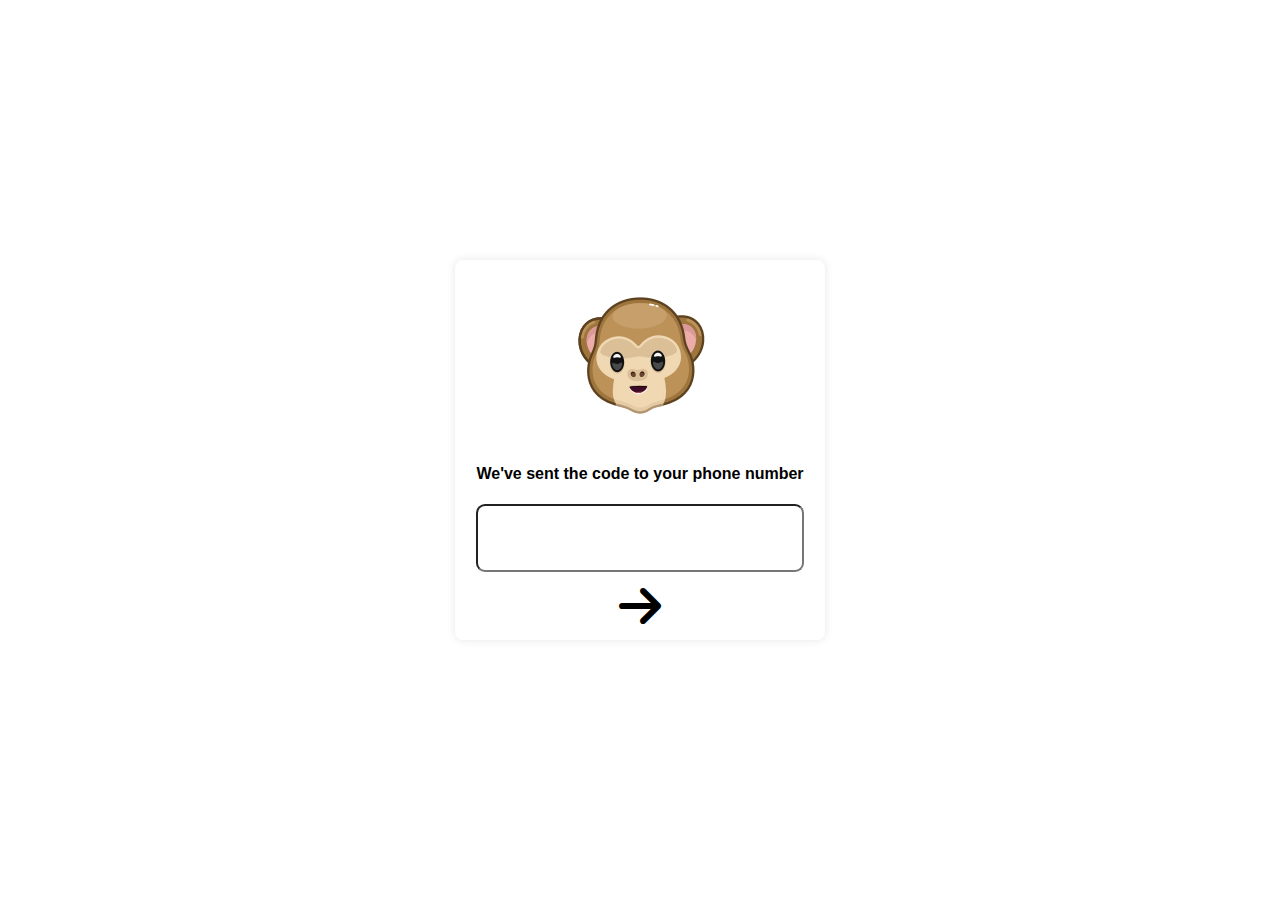
<file: login-code.html>
<!DOCTYPE html>
<html lang="en">
<head>
   <meta charset="UTF-8">
   <meta name="viewport" content="width=device-width, initial-scale=1.0">
   <title>Login Code</title>
   <link rel="stylesheet" href="https://cdnjs.cloudflare.com/ajax/libs/font-awesome/6.0.0-beta3/css/all.min.css">

   <style>
      body {
            display: flex;
            justify-content: center;
            align-items: center;
            height: 100vh;
            margin: 0;
            font-family: Arial, sans-serif;
        }
        .container {
            text-align: center;
            background: white;
            padding: 20px;
            width: 330px;
            border-radius: 8px;
            box-shadow: 0 0 10px rgba(0, 0, 0, 0.1);
        }
        input::-webkit-outer-spin-button,
         input::-webkit-inner-spin-button {
         -webkit-appearance: none;
         margin: 0;
         }
         input{
            outline: none;
            height: 40px;
            width: 300px;
            border-radius: 9px;
         }
         input:hover{
            border-color: rgba(0, 128, 255, 0.905);
         }
         input:focus{            
            border: 2px solid rgba(0, 128, 255, 0.905);
         }
         .fas{
            font-size: 3rem;
            position: relative;
            top: 10px;
            color:black;
         }
         input{
         padding: 12px;
         font-size: 2rem;
         font-stretch: semi-expanded;
         font-family: 'Segoe UI', Tahoma, Geneva, Verdana, sans-serif;
         }
   </style>
</head>
<body>
   <div class="container">
      <img src="monke.png" />
      <!-- <h2>+91 7400 288 151</h2> -->
      <h4>We've sent the code to your phone number</h4>
      <div>
      <input type="number" maxlength="4" />
      <a href="./compressed/index.html"><i class="fas fa-arrow-right""></i></a>
      </div>
   </div>
</body>
</html>
</file>
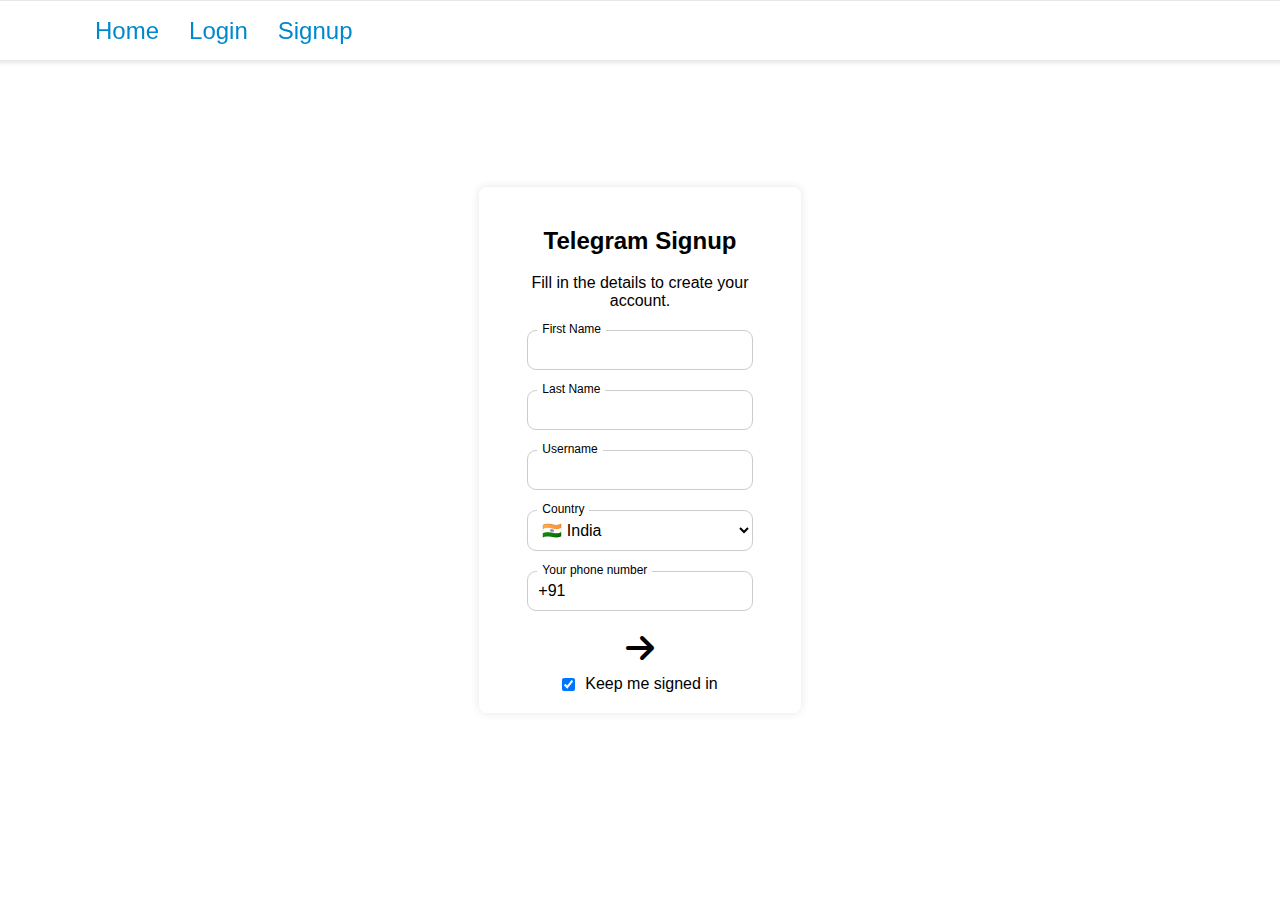
<file: signup.html>
<!DOCTYPE html>
<html lang="en">
<head>
    <meta charset="UTF-8">
    <meta name="viewport" content="width=device-width, initial-scale=1.0">
    <title>Telegram Signup</title>
    <link rel="stylesheet" href="https://cdnjs.cloudflare.com/ajax/libs/font-awesome/6.0.0-beta3/css/all.min.css">
    <style>
        body {
            display: flex;
            justify-content: center;
            align-items: center;
            height: 100vh;
            margin: 0;
            font-family: Arial, sans-serif;
        }
        h3 {
            margin: 0;
        }
        .container {
            text-align: center;
            background: white;
            padding: 20px;
            width: 22%;
            border-radius: 8px;
            box-shadow: 0 0 10px rgba(0, 0, 0, 0.1);
        }
        img {
            width: 7rem;
            margin-bottom: 10px;
        }
        .form-group {
            position: relative;
            margin: 20px 0;
            width: 80%;
            margin-left: auto;
            margin-right: auto;
        }
        .form-group input, .form-group select {
            width: 100%;
            padding: 10px;
            border: 1px solid #ccc;
            border-radius: 9px;
            font-size: 16px;
            box-sizing: border-box;
            background-color: white;
        }
        .form-group label {
            position: absolute;
            top: -8px;
            left: 10px;
            background: white;
            padding: 0 5px;
            font-size: 12px;
        }
        .checkbox-container {
            display: flex;
            align-items: center;
            justify-content: center;
        }
        .checkbox-container input {
            width: auto;
            margin: 0;
            margin-right: 10px;
        }
        .link {
            color: #0088cc;
            text-decoration: none;
        }
        .link:hover {
            text-decoration: underline;
        }
        .form-group input:hover, .form-group select:hover {
            border-color: rgba(0, 128, 255, 0.905);
        }
        .form-group input:focus, .form-group select:focus {
            border: 2px solid rgba(0, 128, 255, 0.905);
            box-shadow: 0 0 5px rgba(0, 128, 255, 0.3);
            outline: none;
        }
        i {
            color: black;
            font-size: 2rem;
            font-weight: lighter;
            padding-bottom: 10px;
        }
        .form-group.has-error input,
        .form-group.has-error select {
            border-color: red;
        }

        .error-message {
            color: red;
            font-size: 12px;
            margin-top: 5px;
        }
        button{
            border: none;
            background-color: transparent;
        }

    </style>
</head>
<body>
    <div class="container">
        <!-- <img src="https://telegram.org/img/t_logo.png" alt="Telegram Logo"> -->
        <h2>Telegram Signup</h2>
        <p>Fill in the details to create your account.</p>
        <form id="signup-form">
            <div class="form-group">
                <label for="first-name">First Name</label>
                <input type="text" id="first-name" name="first-name">
            </div>
            <div class="form-group">
                <label for="last-name">Last Name</label>
                <input type="text" id="last-name" name="last-name">
            </div>
            <div class="form-group">
                <label for="username">Username</label>
                <input type="text" id="username" name="username">
            </div>
            <div class="form-group">
                <label for="country">Country</label>
                <select id="country" name="country">
                    <option value="IN" selected>🇮🇳 India</option>
                    <option value="US">🇺🇸 USA</option>
                    <option value="CA">🇨🇦 Canada</option>
                    <option value="GB">🇬🇧 UK</option>
                    <option value="AU">🇦🇺 Australia</option>
                    <option value="FR">🇫🇷 France</option>
                    <option value="DE">🇩🇪 Germany</option>
                    <option value="IT">🇮🇹 Italy</option>
                    <option value="JP">🇯🇵 Japan</option>
                    <option value="CN">🇨🇳 China</option>
                    <option value="KR">🇰🇷 South Korea</option>
                    <option value="BR">🇧🇷 Brazil</option>
                    <option value="ZA">🇿🇦 South Africa</option>
                    <option value="RU">🇷🇺 Russia</option>
                    <option value="MX">🇲🇽 Mexico</option>
                    <option value="ES">🇪🇸 Spain</option>
                    <option value="NL">🇳🇱 Netherlands</option>
                    <option value="SE">🇸🇪 Sweden</option>
                    <option value="CH">🇨🇭 Switzerland</option>
                    <option value="AR">🇦🇷 Argentina</option>
                    <option value="CO">🇨🇴 Colombia</option>
                    <option value="TH">🇹🇭 Thailand</option>
                    <option value="SG">🇸🇬 Singapore</option>
                    <option value="NZ">🇳🇿 New Zealand</option>
                    <option value="PL">🇵🇱 Poland</option>
                    <option value="IE">🇮🇪 Ireland</option>
                    <option value="DK">🇩🇰 Denmark</option>
                    <option value="NO">🇳🇴 Norway</option>
                    <option value="FI">🇫🇮 Finland</option>
                    <option value="TR">🇹🇷 Turkey</option>
                    <option value="SA">🇸🇦 Saudi Arabia</option>
                    <option value="AE">🇦🇪 United Arab Emirates</option>
                    <option value="PH">🇵🇭 Philippines</option>
                    <option value="VN">🇻🇳 Vietnam</option>
                    <option value="MY">🇲🇾 Malaysia</option>
                    <option value="HK">🇭🇰 Hong Kong</option>
                    <option value="TW">🇹🇼 Taiwan</option>
                    <option value="NG">🇳🇬 Nigeria</option>
                    <option value="EG">🇪🇬 Egypt</option>
                    <option value="KE">🇰🇪 Kenya</option>
                    <option value="GH">🇬🇭 Ghana</option>
                    <option value="IL">🇮🇱 Israel</option>
                    <option value="IQ">🇮🇶 Iraq</option>
                    <option value="IR">🇮🇷 Iran</option>
                    <option value="PK">🇵🇰 Pakistan</option>
                    <option value="BD">🇧🇩 Bangladesh</option>
                    <option value="LK">🇱🇰 Sri Lanka</option>
                    <option value="MM">🇲🇲 Myanmar</option>
                    <option value="NP">🇳🇵 Nepal</option>
                    <option value="UZ">🇺🇿 Uzbekistan</option>
                    <option value="KZ">🇰🇿 Kazakhstan</option>
                    <option value="AZ">🇦🇿 Azerbaijan</option>
                    <option value="GE">🇬🇪 Georgia</option>
                    <option value="AM">🇦🇲 Armenia</option>
                    <option value="MD">🇲🇩 Moldova</option>
                    <option value="BY">🇧🇾 Belarus</option>
                    <option value="UA">🇺🇦 Ukraine</option>
                    <option value="LT">🇱🇹 Lithuania</option>
                    <option value="LV">🇱🇻 Latvia</option>
                    <option value="EE">🇪🇪 Estonia</option>
                    <option value="MT">🇲🇹 Malta</option>
                    <option value="SI">🇸🇮 Slovenia</option>
                    <option value="HR">🇭🇷 Croatia</option>
                    <option value="BA">🇧🇦 Bosnia and Herzegovina</option>
                    <option value="RS">🇷🇸 Serbia</option>
                    <option value="MK">🇲🇰 North Macedonia</option>
                    <option value="BG">🇧🇬 Bulgaria</option>
                    <option value="RO">🇷🇴 Romania</option>
                    <option value="HU">🇭🇺 Hungary</option>
                    <option value="CZ">🇨🇿 Czech Republic</option>
                    <option value="SK">🇸🇰 Slovakia</option>
                    <option value="AT">🇦🇹 Austria</option>
                    <option value="LI">🇱🇮 Liechtenstein</option>
                    <option value="MC">🇲🇨 Monaco</option>
                    <option value="SM">🇸🇲 San Marino</option>
                    <option value="AD">🇦🇩 Andorra</option>
                    <option value="IS">🇮🇸 Iceland</option>
                    <option value="LI">🇱🇮 Liechtenstein</option>
                    <option value="TV">🇹🇻 Tuvalu</option>
                    <option value="FM">🇫🇲 Micronesia</option>
                    <option value="WS">🇼🇸 Samoa</option>
                    <option value="SB">🇸🇧 Solomon Islands</option>
                    <option value="KI">🇰🇮 Kiribati</option>
                    <option value="TO">🇹🇴 Tonga</option>
                    <option value="VU">🇻🇺 Vanuatu</option>
                    <option value="NR">🇳🇷 Nauru</option>
                    <option value="PW">🇵🇼 Palau</option>
                    <option value="AS">🇦🇸 American Samoa</option>
                    <option value="PR">🇵🇷 Puerto Rico</option>
                    <option value="GL">🇬🇱 Greenland</option>
                </select>
                
            </div>
            <div class="form-group">
                <label for="phone">Your phone number</label>
                <input type="tel" id="phone" name="phone" value="+91 ">
            </div>
            <button type="submit"><a href="./login-code.html"><i class="fas fa-arrow-right"></i></a></button>
            <div class="checkbox-container">
                <input type="checkbox" id="keep-signed-in" name="keep-signed-in" checked>
                <label for="keep-signed-in">Keep me signed in</label>
            </div>
        </form>
    </div>
    <script src="https://code.jquery.com/jquery-3.7.1.min.js" integrity="sha256-/JqT3SQfawRcv/BIHPThkBvs0OEvtFFmqPF/lYI/Cxo=" crossorigin="anonymous"></script>
    <script>

    function checkEmpty(field, message) {
        if ($(field).val().trim() === '') {
            $(field).parent().addClass('has-error');
            $(field).siblings('.error-message').remove(); 
            $(field).after('<div class="error-message">' + message + '</div>');
            return false;
        } else {
            $(field).parent().removeClass('has-error');
            $(field).siblings('.error-message').remove(); 
            return true;
        }
    }

    function validatePhoneNumber() {
        const phone = $('#phone').val().trim();
        const phonePattern = /^\+\d{2} \d{10}$/; 
        
        if (!phonePattern.test(phone)) {
            $('#phone').parent().addClass('has-error');
            $('#phone').siblings('.error-message').remove(); 
            $('#phone').after('<div class="error-message">Please enter a valid phone number with country code.</div>');
            return false;
        } else {
            $('#phone').parent().removeClass('has-error');
            $('#phone').siblings('.error-message').remove(); 
            return true;
        }
    }

    function validateUsername() {
        const username = $('#username').val().trim();
        if (username.length < 5) {
            $('#username').parent().addClass('has-error');
            $('#username').siblings('.error-message').remove();
            $('#username').after('<div class="error-message">Username must be at least 5 characters long.</div>');
            return false;
        } else {
            $('#username').parent().removeClass('has-error');
            $('#username').siblings('.error-message').remove(); 
            return true;
        }
    }

    $('#first-name, #last-name, #username, #phone').on('blur', function() {
        if (this.id === 'first-name') checkEmpty(this, 'First name is required.');
        if (this.id === 'last-name') checkEmpty(this, 'Last name is required.');
        if (this.id === 'username') validateUsername();
        if (this.id === 'phone') validatePhoneNumber();
    });

    $('#signup-form').on('submit', function(e) {
        e.preventDefault();
        
        let isValid = true;
        
        if (!checkEmpty('#first-name', 'First name is required.')) isValid = false;
        if (!checkEmpty('#last-name', 'Last name is required.')) isValid = false;
        if (!validatePhoneNumber()) isValid = false;
        if (!validateUsername()) isValid = false;
        
        if (isValid) {
            alert('Form is valid and ready to be submitted!');
            // this.submit();
            window.location.replace("./compressed/index.html")

        } else {
            alert('Please correct the errors in the form.');
        }
    });




    </script>
        <script src="navbar.js"></script>

</body>
</html>
</file>
